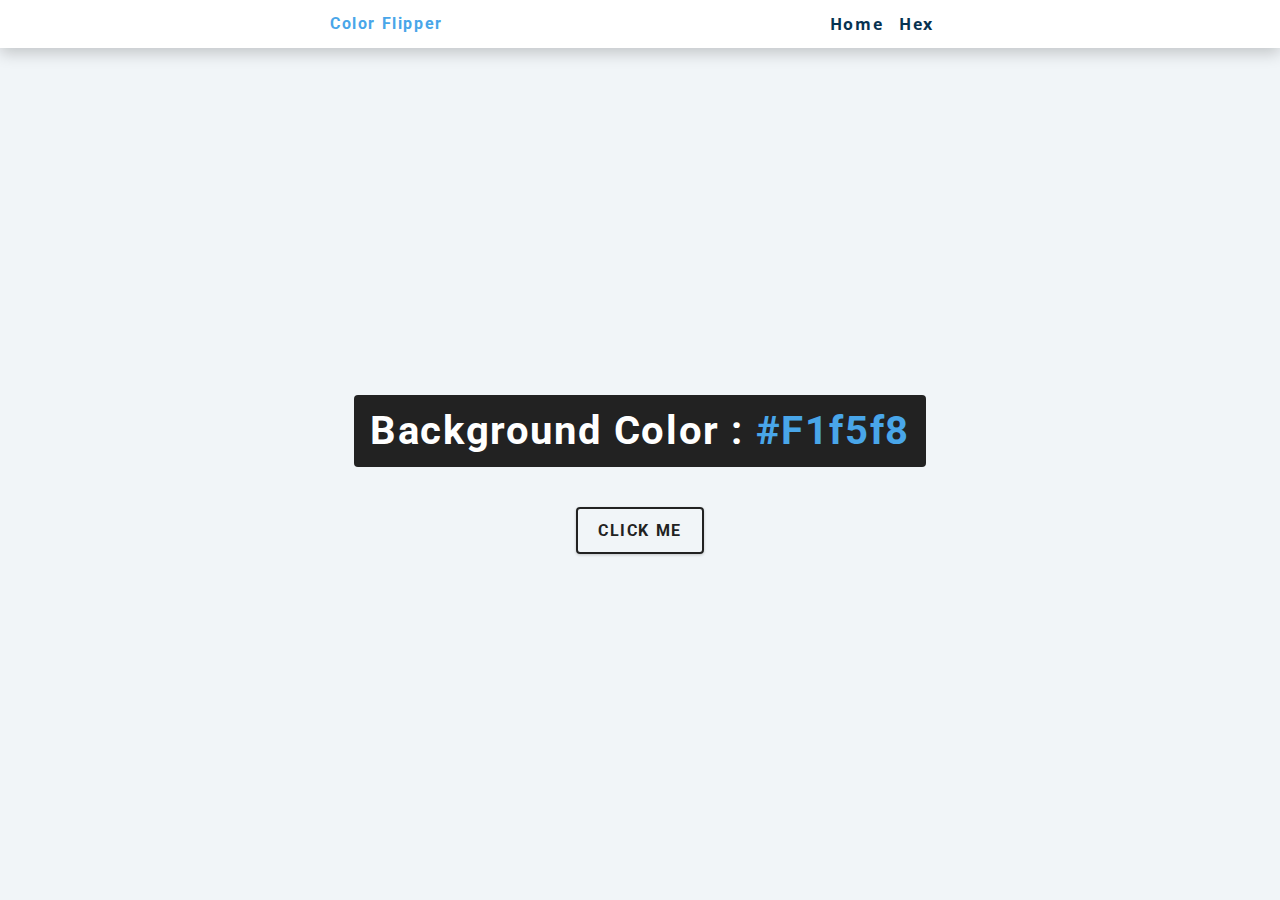
<file: 1-Color-Flipper/index.html>
<!DOCTYPE html>
<html lang="en">
  <head>
    <meta charset="UTF-8" />
    <meta name="viewport" content="width=device-width, initial-scale=1.0" />
    <title>Color Flipper || Simple</title>

    <!-- styles -->
    <link rel="stylesheet" href="styles.css" />
  </head>
  <body>
    <nav>
      <div class="nav-center">
        <h4>Color Flipper</h4>
        <ul class="nav-links">
          <li>
            <a href="index.html">Home</a>
          </li>
          <li>
            <a href="hex.html">Hex</a>
          </li>
        </ul>
      </div>
    </nav>
    <main>
      <div class="container">
        <h2>
          background color : 
          <span class="color">#f1f5f8</span>
        </h2>
        <button class="btn btn-hero" id="btn">Click me</button>
      </div>
    </main>
    <!-- javascript -->
    <script src="app.js"></script>
  </body>
</html>
</file>
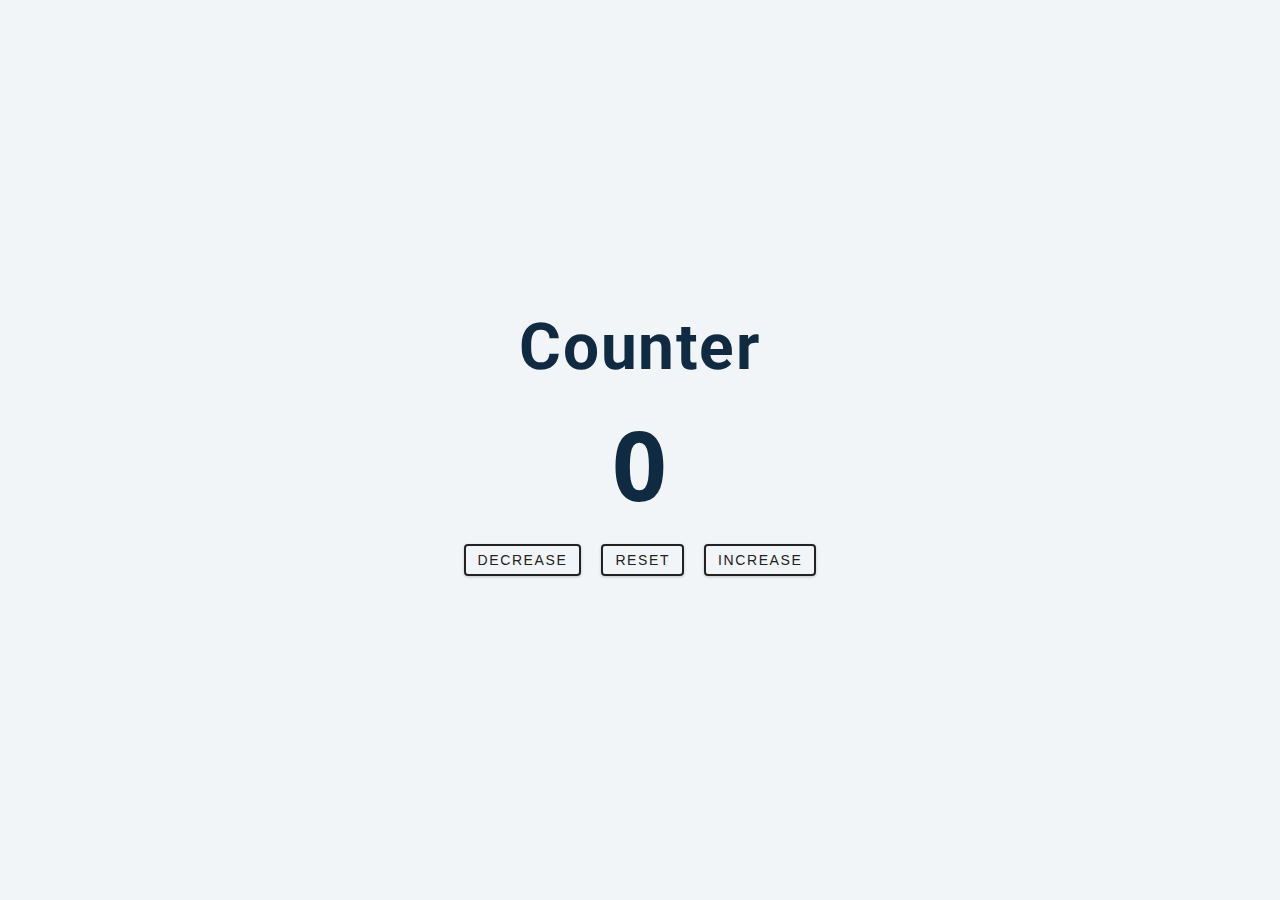
<file: 2-Counter/index.html>
<!DOCTYPE html>
<html lang="en">
  <head>
    <meta charset="UTF-8" />
    <meta name="viewport" content="width=device-width, initial-scale=1.0" />
    <title>Counter</title>
    <!-- styles -->
    <link rel="stylesheet" href="styles.css" />
  </head>
  <body>
    <main>
      <div class="container">
        <h1>Counter</h1>
        <span id="value">0</span>
        <div class="btn-container">
          <button class="btn decrease">decrease</button>
          <button class="btn reset">reset</button>
          <button class="btn increase">increase</button>
        </div>
      </div>
    </main>
    <!-- javascript -->
    <script src="app.js"></script>
  </body>
</html>
</file>
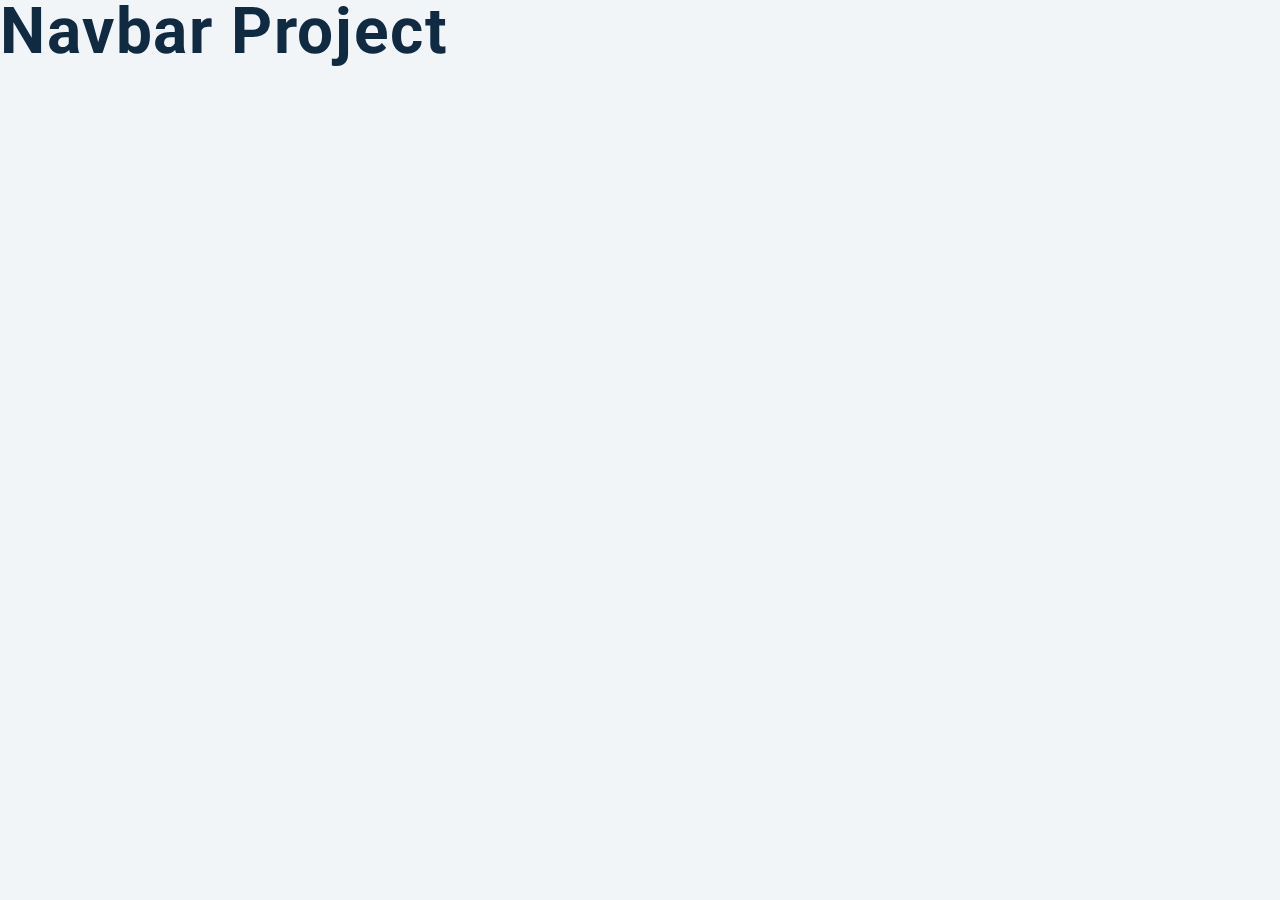
<file: 4-Navbar/index.html>
<!DOCTYPE html>
<html lang="en">
  <head>
    <meta charset="UTF-8" />
    <meta name="viewport" content="width=device-width, initial-scale=1.0" />
    <title>Navbar</title>
    <!-- font-awesome -->
    <link
      rel="stylesheet"
      href="https://cdnjs.cloudflare.com/ajax/libs/font-awesome/5.14.0/css/all.min.css"
    />

    <!-- styles -->
    <link rel="stylesheet" href="styles.css" />
  </head>
  <body>
    <h1>navbar project</h1>
    <!-- javascript -->
    <script src="app.js"></script>
  </body>
</html>
</file>
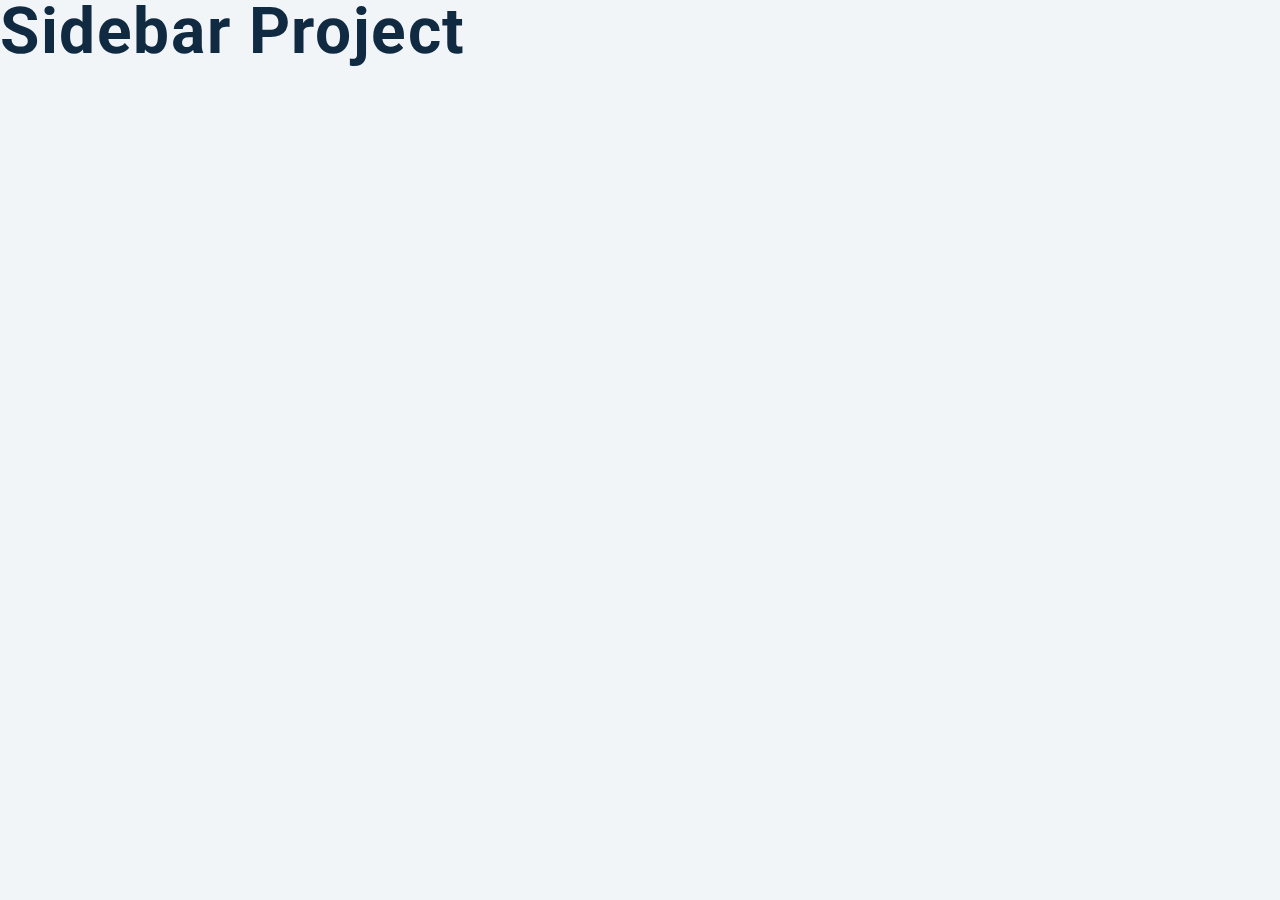
<file: 5-Sidebar/index.html>
<!DOCTYPE html>
<html lang="en">
  <head>
    <meta charset="UTF-8" />
    <meta name="viewport" content="width=device-width, initial-scale=1.0" />
    <title>Sidebar</title>
    <!-- font-awesome -->
    <link
      rel="stylesheet"
      href="https://cdnjs.cloudflare.com/ajax/libs/font-awesome/5.14.0/css/all.min.css"
    />

    <!-- styles -->
    <link rel="stylesheet" href="styles.css" />
  </head>
  <body>
    <h1>sidebar project</h1>
    <!-- javascript -->
    <script src="app.js"></script>
  </body>
</html>
</file>
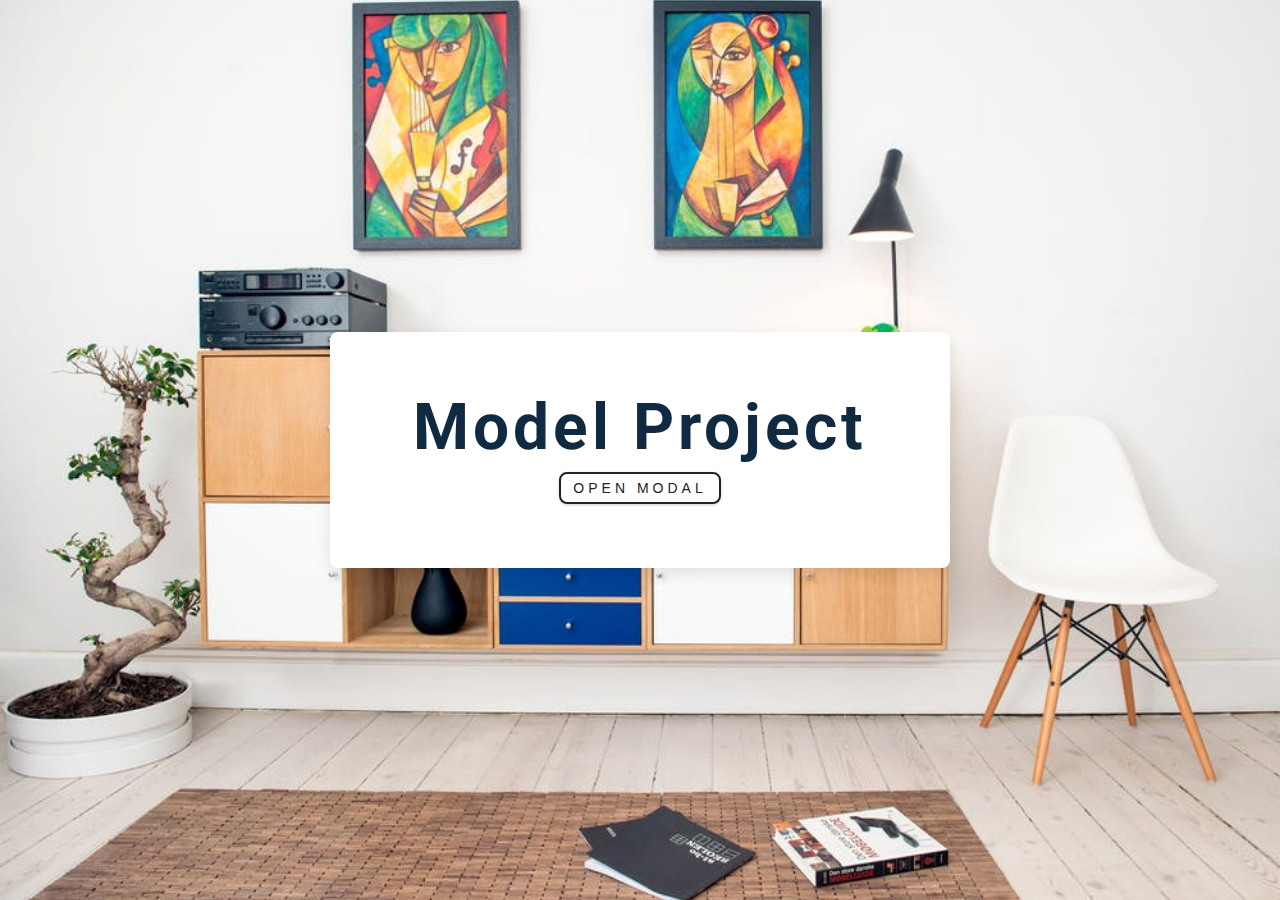
<file: 6-Modal/index.html>
<!DOCTYPE html>
<html lang="en">
  <head>
    <meta charset="UTF-8" />
    <meta name="viewport" content="width=device-width, initial-scale=1.0" />
    <title>Modal</title>
    <!-- font-awesome -->
    <link
      rel="stylesheet"
      href="https://cdnjs.cloudflare.com/ajax/libs/font-awesome/5.14.0/css/all.min.css"
    />
    <!-- styles -->
    <link rel="stylesheet" href="styles.css" />
  </head>
  <body>
    <!-- hero setup backgrounnd image -->
    <header class="hero">
      <!-- front white banner -->
      <div class="banner">
        <h1>model project</h1>
        <button class="btn model-btn">
          open modal
        </button>
      </div>
    </header>
    <!-- end of hero -->
    <!-- modal -->
    <div class="modal-overlay">
      <div class="modal-container">
        <h3>model contents</h3>
        <button class="close-btn">
          <i class="fas fa-times"></i>
        </button>
      </div>
    </div>
    <!-- javascript -->
    <script src="app.js"></script>
  </body>
</html>
</file>
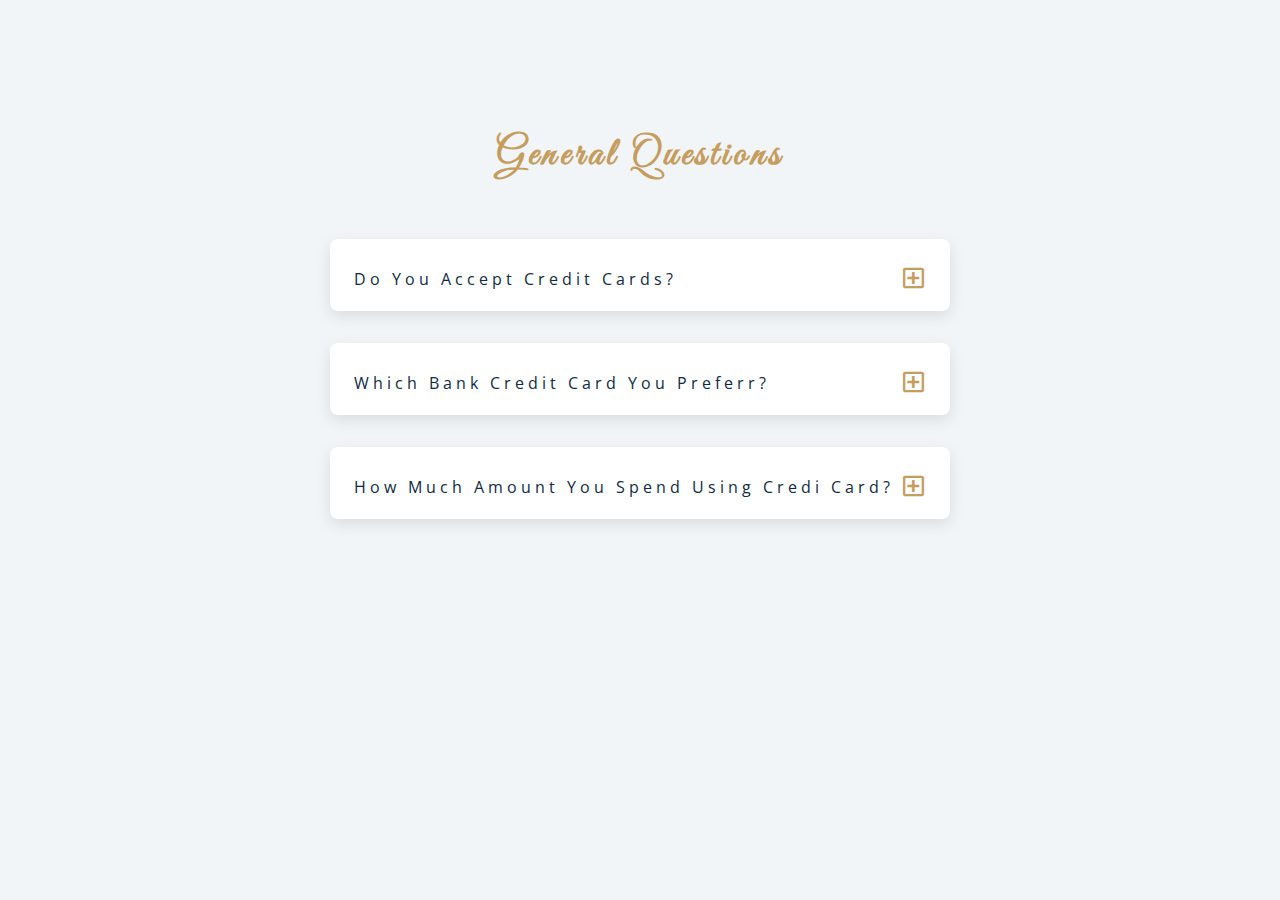
<file: 7-Questions/index.html>
<!DOCTYPE html>
<html lang="en">
  <head>
    <meta charset="UTF-8" />
    <meta name="viewport" content="width=device-width, initial-scale=1.0" />
    <title>Q & A</title>
    <!-- font-awesome -->
    <link
      rel="stylesheet"
      href="https://cdnjs.cloudflare.com/ajax/libs/font-awesome/5.14.0/css/all.min.css"
    />
    <!-- extra fonts -->
    <link
      href="https://fonts.googleapis.com/css?family=Great+Vibes&display=swap"
      rel="stylesheet"
    />
    <!-- styles -->
    <link rel="stylesheet" href="styles.css" />
  </head>
  <body>
    <section class="questions">
      <!-- title -->
      <div class="title">
        <h2>general questions</h2>
      </div>
      <!-- questions -->
      <div class="section-center">
        <!-- single question -->
        <article class="question">
          <!-- question title -->
          <div class="question-title">
            <p>do you accept credit cards?</p>
            <button class="question-btn">
              <span class="plus-icon">
                <i class="far fa-plus-square"></i>
              </span>
              <span class="minus-icon">
                <i class="far fa-minus-square"></i>
              </span>
            </button>
          </div>
          <!-- question text -->
          <div class="question-text">
            <p>
              Lorem ipsum, dolor sit amet consectetur adipisicing elit. Mollitia modi possimus architecto. Ratione a soluta doloribus corporis alias illo velit.
            </p>
          </div>
        </article>
        <!-- end single question -->
        <!-- single question -->
        <article class="question">
          <!-- question title -->
          <div class="question-title">
            <p>Which bank credit card you preferr?</p>
            <button class="question-btn">
              <span class="plus-icon">
                <i class="far fa-plus-square"></i>
              </span>
              <span class="minus-icon">
                <i class="far fa-minus-square"></i>
              </span>
            </button>
          </div>
          <!-- question text -->
          <div class="question-text">
            <p>
              Lorem ipsum, dolor sit amet consectetur adipisicing elit. Mollitia modi possimus architecto. Ratione a soluta doloribus corporis alias illo velit.
            </p>
          </div>
        </article>
        <!-- end single question -->
        <!-- single question -->
        <article class="question">
          <!-- question title -->
          <div class="question-title">
            <p>How much amount you spend using credi card?</p>
            <button class="question-btn">
              <span class="plus-icon">
                <i class="far fa-plus-square"></i>
              </span>
              <span class="minus-icon">
                <i class="far fa-minus-square"></i>
              </span>
            </button>
          </div>
          <!-- question text -->
          <div class="question-text">
            <p>
              Lorem ipsum, dolor sit amet consectetur adipisicing elit. Mollitia modi possimus architecto. Ratione a soluta doloribus corporis alias illo velit.
            </p>
          </div>
        </article>
        <!-- end single question -->
      </div>
    </section>
    <!-- javascript -->
    <script src="app.js"></script>
  </body>
</html>
</file>
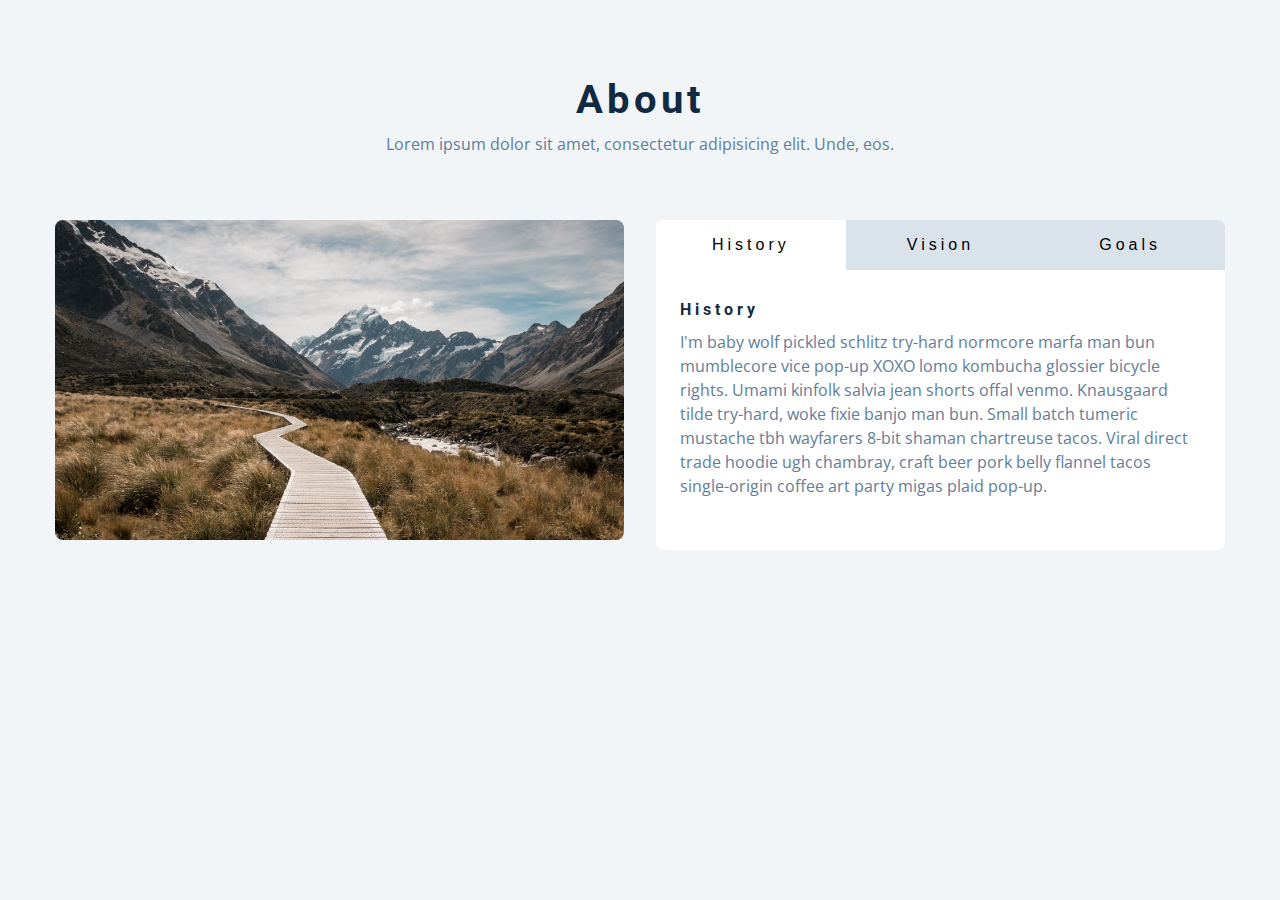
<file: 8-Tabs/index.html>
<!DOCTYPE html>
<html lang="en">
  <head>
    <meta charset="UTF-8" />
    <meta name="viewport" content="width=device-width, initial-scale=1.0" />
    <title>Tabs</title>

    <!-- styles -->
    <link rel="stylesheet" href="styles.css" />
  </head>
  <body>
    <section class="section">
      <div class="title">
        <h2>about</h2>
        <p>Lorem ipsum dolor sit amet, consectetur adipisicing elit. Unde, eos.</p>
      </div>
      <div class="about-center section-center">
        <!-- image row -->
        <article class="about-img">
          <img src="./hero-bcg.jpeg"  alt="about-picture">
        </article>
        <!-- data rows -->
        <article class="about">
          <!-- btn container -->
          <div class="btn-container">
            <button class="tab-btn active" data-id="history">history
            </button>
            <button class="tab-btn" data-id="vision">vision
            </button>
            <button class="tab-btn" data-id="goals">goals
            </button>
          </div>
          <article class="about-content">
            <!-- single item -->
            <div class="content active" id="history">
              <h4>history</h4>
              <p>
                I'm baby wolf pickled schlitz try-hard normcore marfa man bun mumblecore vice
                pop-up XOXO lomo kombucha glossier bicycle rights. Umami kinfolk salvia jean
                shorts offal venmo. Knausgaard tilde try-hard, woke fixie banjo man bun. Small
                batch tumeric mustache tbh wayfarers 8-bit shaman chartreuse tacos. Viral
                direct trade hoodie ugh chambray, craft beer pork belly flannel tacos
                single-origin coffee art party migas plaid pop-up.
              </p>
            </div>
            <!-- end of single item -->
            <!-- single item -->
            <div class="content" id="vision">
              <h4>vision</h4>
              <p>
                Man bun PBR&B keytar copper mug prism, hell of helvetica. Synth crucifix offal
                deep v hella biodiesel. Church-key listicle polaroid put a bird on it
                chillwave palo santo enamel pin, tattooed meggings franzen la croix cray.
                Retro yr aesthetic four loko tbh helvetica air plant, neutra palo santo tofu
                mumblecore. Hoodie bushwick pour-over jean shorts chartreuse shabby chic. Roof
                party hammock master cleanse pop-up truffaut, bicycle rights skateboard
                affogato readymade sustainable deep v live-edge schlitz narwhal.
              </p>
              <ul>
                <li>list item</li>
                <li>list item</li>
                <li>list item</li>
              </ul>
            </div>
            <!-- end of single item -->
            <!-- single item -->
            <div class="content" id="goals">
              <h4>goals</h4>
              <p>
                Chambray authentic truffaut, kickstarter brunch taxidermy vape heirloom four
                dollar toast raclette shoreditch church-key. Poutine etsy tote bag, cred
                fingerstache leggings cornhole everyday carry blog gastropub. Brunch biodiesel
                sartorial mlkshk swag, mixtape hashtag marfa readymade direct trade man braid
                cold-pressed roof party. Small batch adaptogen coloring book heirloom.
                Letterpress food truck hammock literally hell of wolf beard adaptogen everyday
                carry. Dreamcatcher pitchfork yuccie, banh mi salvia venmo photo booth quinoa
                chicharrones.
              </p>
            </div>
            <!-- end of single item -->
          </article>
        </article>
      </div>
    </section>
    <!-- javascript -->
    <script src="app.js"></script>
  </body>
</html>
</file>
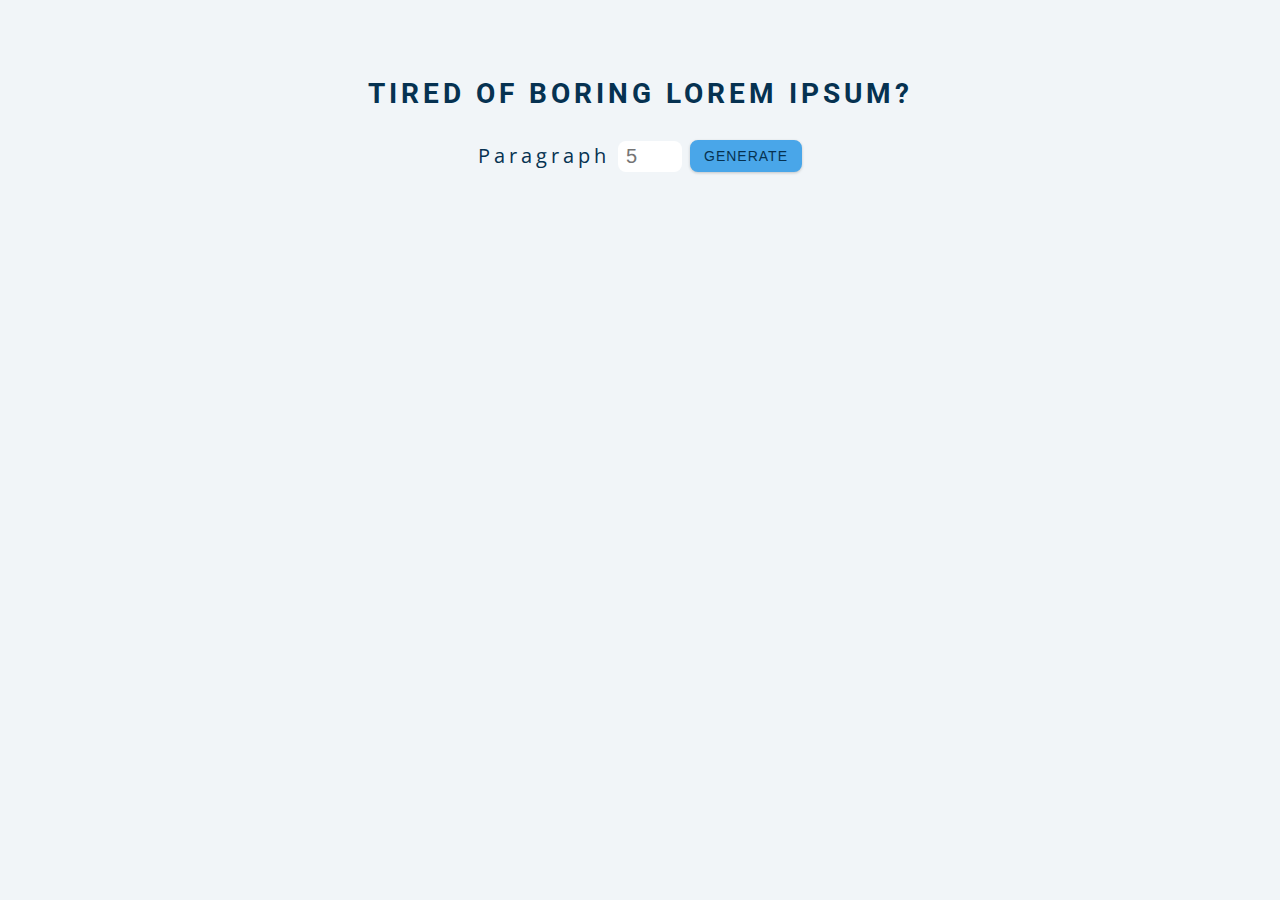
<file: 9-Lorem-ipsum/index.html>
<!DOCTYPE html>
<html lang="en">
  <head>
    <meta charset="UTF-8" />
    <meta name="viewport" content="width=device-width, initial-scale=1.0" />
    <title>Lorem Ipsum</title>

    <!-- styles -->
    <link rel="stylesheet" href="styles.css" />
  </head>
  <body>
    <section class="section-center">
      <h3>tired of boring lorem ipsum?</h3>
      <form class="lorem-form">
        <label for="amount">paragraph</label>
        <input type="number" name="amount" id="amount" placeholder="5"/>
        <button class="btn" type="submit">generate
        </button>
      </form>
      <article class="lorem-text"></article>
    </section>
    <!-- javascript -->
    <script src="app.js"></script>
  </body>
</html>
</file>
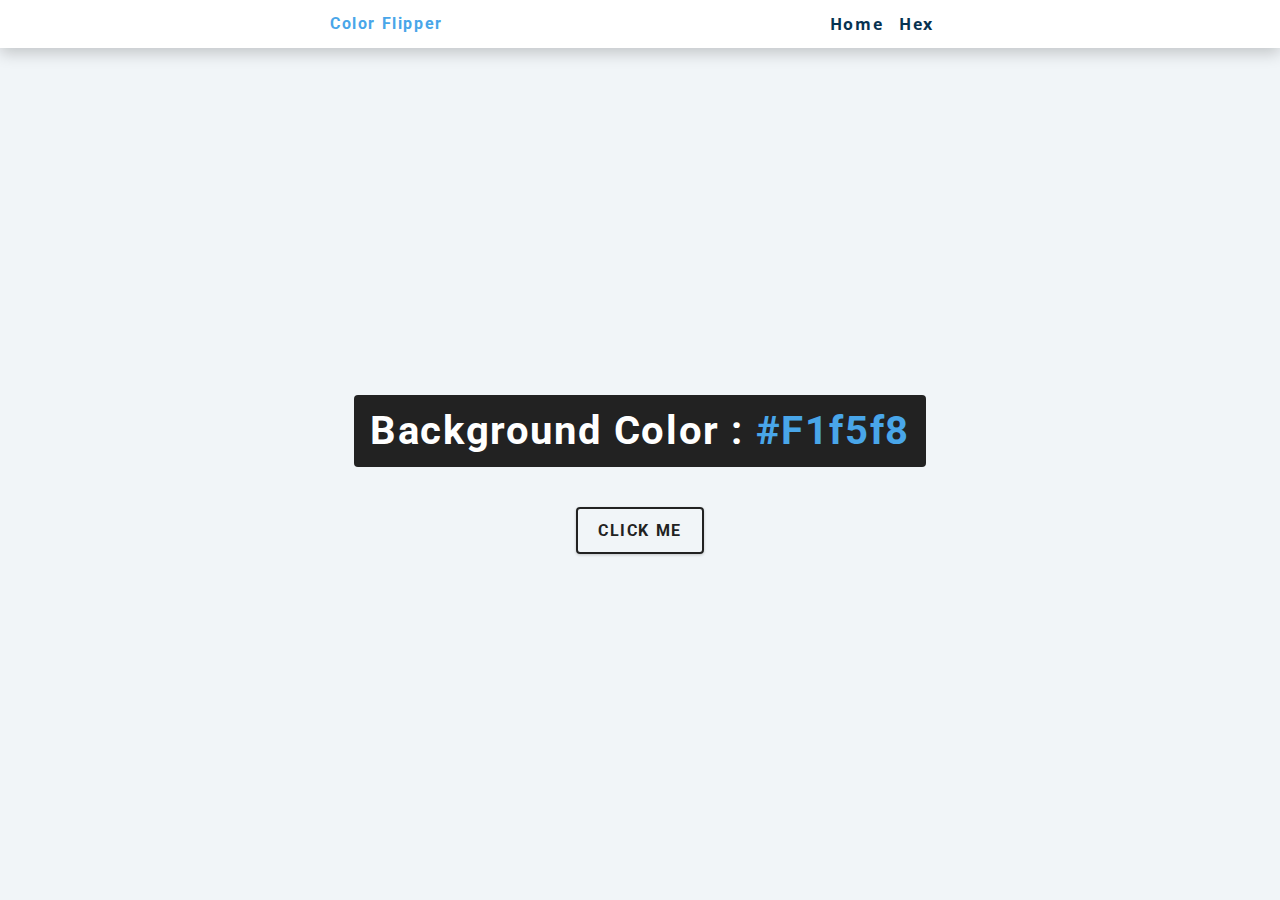
<file: 1-Color-Flipper/hex.html>
<!DOCTYPE html>
<html lang="en">
  <head>
    <meta charset="UTF-8" />
    <meta name="viewport" content="width=device-width, initial-scale=1.0" />
    <title>
      Color Flipper || Simple
    </title>

    <!-- styles -->
    <link rel="stylesheet" href="styles.css" />
  </head>

  <body>
    <nav>
      <div class="nav-center">
        <h4>color flipper</h4>
        <ul class="nav-links">
          <li><a href="index.html">Home</a></li>
          <li><a href="hex.html">hex</a></li>
        </ul>
      </div>
    </nav>
    <main>
      <div class="container">
        <h2>background color : <span class="color">#f1f5f8</span></h2>
        <button class="btn btn-hero" id="btn">click me</button>
      </div>
    </main>
    <!-- javascript -->
    <script src="hex.js"></script>
  </body>
</html>
</file>
<file: 1-Color-Flipper/styles.css>
/*
=============== 
Fonts
===============
*/
@import url("https://fonts.googleapis.com/css?family=Open+Sans|Roboto:400,700&display=swap");

/*
=============== 
Variables
===============
*/

:root {
  /* dark shades of primary color*/
  --clr-primary-1: hsl(205, 86%, 17%);
  --clr-primary-2: hsl(205, 77%, 27%);
  --clr-primary-3: hsl(205, 72%, 37%);
  --clr-primary-4: hsl(205, 63%, 48%);
  /* primary/main color */
  --clr-primary-5: hsl(205, 78%, 60%);
  /* lighter shades of primary color */
  --clr-primary-6: hsl(205, 89%, 70%);
  --clr-primary-7: hsl(205, 90%, 76%);
  --clr-primary-8: hsl(205, 86%, 81%);
  --clr-primary-9: hsl(205, 90%, 88%);
  --clr-primary-10: hsl(205, 100%, 96%);
  /* darkest grey - used for headings */
  --clr-grey-1: hsl(209, 61%, 16%);
  --clr-grey-2: hsl(211, 39%, 23%);
  --clr-grey-3: hsl(209, 34%, 30%);
  --clr-grey-4: hsl(209, 28%, 39%);
  /* grey used for paragraphs */
  --clr-grey-5: hsl(210, 22%, 49%);
  --clr-grey-6: hsl(209, 23%, 60%);
  --clr-grey-7: hsl(211, 27%, 70%);
  --clr-grey-8: hsl(210, 31%, 80%);
  --clr-grey-9: hsl(212, 33%, 89%);
  --clr-grey-10: hsl(210, 36%, 96%);
  --clr-white: #fff;
  --clr-red-dark: hsl(360, 67%, 44%);
  --clr-red-light: hsl(360, 71%, 66%);
  --clr-green-dark: hsl(125, 67%, 44%);
  --clr-green-light: hsl(125, 71%, 66%);
  --clr-black: #222;
  --ff-primary: "Roboto", sans-serif;
  --ff-secondary: "Open Sans", sans-serif;
  --transition: all 0.3s linear;
  --spacing: 0.1rem;
  --radius: 0.25rem;
  --light-shadow: 0 5px 15px rgba(0, 0, 0, 0.1);
  --dark-shadow: 0 5px 15px rgba(0, 0, 0, 0.2);
  --max-width: 1170px;
  --fixed-width: 620px;
}
/*
=============== 
Global Styles
===============
*/

*,
::after,
::before {
  margin: 0;
  padding: 0;
  box-sizing: border-box;
}
body {
  font-family: var(--ff-secondary);
  background: var(--clr-grey-10);
  color: var(--clr-grey-1);
  line-height: 1.5;
  font-size: 0.875rem;
}
ul {
  list-style-type: none;
}
a {
  text-decoration: none;
}
h1,
h2,
h3,
h4 {
  letter-spacing: var(--spacing);
  text-transform: capitalize;
  line-height: 1.25;
  margin-bottom: 0.75rem;
  font-family: var(--ff-primary);
}
h1 {
  font-size: 3rem;
}
h2 {
  font-size: 2rem;
}
h3 {
  font-size: 1.25rem;
}
h4 {
  font-size: 0.875rem;
}
p {
  margin-bottom: 1.25rem;
  color: var(--clr-grey-5);
}
@media screen and (min-width: 800px) {
  h1 {
    font-size: 4rem;
  }
  h2 {
    font-size: 2.5rem;
  }
  h3 {
    font-size: 1.75rem;
  }
  h4 {
    font-size: 1rem;
  }
  body {
    font-size: 1rem;
  }
  h1,
  h2,
  h3,
  h4 {
    line-height: 1;
  }
}
/*  global classes */

/* section */
.section {
  padding: 5rem 0;
}

.section-center {
  width: 90vw;
  margin: 0 auto;
  max-width: 1170px;
}
@media screen and (min-width: 992px) {
  .section-center {
    width: 95vw;
  }
}
main {
  min-height: 100vh;
  display: grid;
  place-items: center;
}

/*
=============== 
Nav
===============
*/
nav {
  background: var(--clr-white);
  height: 3rem;
  display: grid;
  align-items: center;
  box-shadow: var(--dark-shadow);
}
.nav-center {
  width: 90vw;
  max-width: var(--fixed-width);
  margin: 0 auto;
  display: flex;
  align-items: center;
  justify-content: space-between;
}
.nav-center h4 {
  margin-bottom: 0;
  color: var(--clr-primary-5);
}
.nav-links {
  display: flex;
}
nav a {
  text-transform: capitalize;
  font-weight: 700;
  font-size: 1rem;
  color: var(--clr-primary-1);
  letter-spacing: var(--spacing);
  margin-right: 1rem;
}
nav a:hover {
  color: var(--clr-primary-5);
}
/*
=============== 
Container
===============
*/
main {
  min-height: calc(100vh - 3rem);
  display: grid;
  place-items: center;
}
.container {
  text-align: center;
}
.container h2 {
  background: var(--clr-black);
  color: var(--clr-white);
  padding: 1rem;
  border-radius: var(--radius);
  margin-bottom: 2.5rem;
}
.color {
  color: var(--clr-primary-5);
}
.btn-hero {
  font-family: var(--ff-primary);
  text-transform: uppercase;
  background: transparent;
  color: var(--clr-black);
  letter-spacing: var(--spacing);
  display: inline-block;
  font-weight: 700;
  transition: var(--transition);
  border: 2px solid var(--clr-black);
  cursor: pointer;
  box-shadow: 0 1px 3px rgba(0, 0, 0, 0.2);
  border-radius: var(--radius);
  font-size: 1rem;
  padding: 0.75rem 1.25rem;
}
.btn-hero:hover {
  color: var(--clr-white);
  background: var(--clr-black);
}
</file>
<file: 2-Counter/styles.css>
/*
=============== 
Fonts
===============
*/
@import url("https://fonts.googleapis.com/css?family=Open+Sans|Roboto:400,700&display=swap");

/*
=============== 
Variables
===============
*/

:root {
  /* dark shades of primary color*/
  --clr-primary-1: hsl(205, 86%, 17%);
  --clr-primary-2: hsl(205, 77%, 27%);
  --clr-primary-3: hsl(205, 72%, 37%);
  --clr-primary-4: hsl(205, 63%, 48%);
  /* primary/main color */
  --clr-primary-5: hsl(205, 78%, 60%);
  /* lighter shades of primary color */
  --clr-primary-6: hsl(205, 89%, 70%);
  --clr-primary-7: hsl(205, 90%, 76%);
  --clr-primary-8: hsl(205, 86%, 81%);
  --clr-primary-9: hsl(205, 90%, 88%);
  --clr-primary-10: hsl(205, 100%, 96%);
  /* darkest grey - used for headings */
  --clr-grey-1: hsl(209, 61%, 16%);
  --clr-grey-2: hsl(211, 39%, 23%);
  --clr-grey-3: hsl(209, 34%, 30%);
  --clr-grey-4: hsl(209, 28%, 39%);
  /* grey used for paragraphs */
  --clr-grey-5: hsl(210, 22%, 49%);
  --clr-grey-6: hsl(209, 23%, 60%);
  --clr-grey-7: hsl(211, 27%, 70%);
  --clr-grey-8: hsl(210, 31%, 80%);
  --clr-grey-9: hsl(212, 33%, 89%);
  --clr-grey-10: hsl(210, 36%, 96%);
  --clr-white: #fff;
  --clr-red-dark: hsl(360, 67%, 44%);
  --clr-red-light: hsl(360, 71%, 66%);
  --clr-green-dark: hsl(125, 67%, 44%);
  --clr-green-light: hsl(125, 71%, 66%);
  --clr-black: #222;
  --ff-primary: "Roboto", sans-serif;
  --ff-secondary: "Open Sans", sans-serif;
  --transition: all 0.3s linear;
  --spacing: 0.1rem;
  --radius: 0.25rem;
  --light-shadow: 0 5px 15px rgba(0, 0, 0, 0.1);
  --dark-shadow: 0 5px 15px rgba(0, 0, 0, 0.2);
  --max-width: 1170px;
  --fixed-width: 620px;
}
/*
=============== 
Global Styles
===============
*/

*,
::after,
::before {
  margin: 0;
  padding: 0;
  box-sizing: border-box;
}
body {
  font-family: var(--ff-secondary);
  background: var(--clr-grey-10);
  color: var(--clr-grey-1);
  line-height: 1.5;
  font-size: 0.875rem;
}
ul {
  list-style-type: none;
}
a {
  text-decoration: none;
}
h1,
h2,
h3,
h4 {
  letter-spacing: var(--spacing);
  text-transform: capitalize;
  line-height: 1.25;
  margin-bottom: 0.75rem;
  font-family: var(--ff-primary);
}
h1 {
  font-size: 3rem;
}
h2 {
  font-size: 2rem;
}
h3 {
  font-size: 1.25rem;
}
h4 {
  font-size: 0.875rem;
}
p {
  margin-bottom: 1.25rem;
  color: var(--clr-grey-5);
}
@media screen and (min-width: 800px) {
  h1 {
    font-size: 4rem;
  }
  h2 {
    font-size: 2.5rem;
  }
  h3 {
    font-size: 1.75rem;
  }
  h4 {
    font-size: 1rem;
  }
  body {
    font-size: 1rem;
  }
  h1,
  h2,
  h3,
  h4 {
    line-height: 1;
  }
}
/*  global classes */

/* section */
.section {
  padding: 5rem 0;
}

.section-center {
  width: 90vw;
  margin: 0 auto;
  max-width: 1170px;
}
@media screen and (min-width: 992px) {
  .section-center {
    width: 95vw;
  }
}
main {
  min-height: 100vh;
  display: grid;
  place-items: center;
}

/*
=============== 
Counter
===============
*/

main {
  min-height: 100vh;
  display: grid;
  place-items: center;
}
.container {
  text-align: center;
}
#value {
  font-size: 6rem;
  font-weight: bold;
}
.btn {
  text-transform: uppercase;
  background: transparent;
  color: var(--clr-black);
  padding: 0.375rem 0.75rem;
  letter-spacing: var(--spacing);
  display: inline-block;
  transition: var(--transition);
  font-size: 0.875rem;
  border: 2px solid var(--clr-black);
  cursor: pointer;
  box-shadow: 0 1px 3px rgba(0, 0, 0, 0.2);
  border-radius: var(--radius);
  margin: 0.5rem;
}
.btn:hover {
  color: var(--clr-white);
  background: var(--clr-black);
}
</file>
<file: 4-Navbar/styles.css>
/*
=============== 
Fonts
===============
*/
@import url('https://fonts.googleapis.com/css?family=Open+Sans|Roboto:400,700&display=swap');

/*
=============== 
Variables
===============
*/

:root {
  /* dark shades of primary color*/
  --clr-primary-1: hsl(205, 86%, 17%);
  --clr-primary-2: hsl(205, 77%, 27%);
  --clr-primary-3: hsl(205, 72%, 37%);
  --clr-primary-4: hsl(205, 63%, 48%);
  /* primary/main color */
  --clr-primary-5: hsl(205, 78%, 60%);
  /* lighter shades of primary color */
  --clr-primary-6: hsl(205, 89%, 70%);
  --clr-primary-7: hsl(205, 90%, 76%);
  --clr-primary-8: hsl(205, 86%, 81%);
  --clr-primary-9: hsl(205, 90%, 88%);
  --clr-primary-10: hsl(205, 100%, 96%);
  /* darkest grey - used for headings */
  --clr-grey-1: hsl(209, 61%, 16%);
  --clr-grey-2: hsl(211, 39%, 23%);
  --clr-grey-3: hsl(209, 34%, 30%);
  --clr-grey-4: hsl(209, 28%, 39%);
  /* grey used for paragraphs */
  --clr-grey-5: hsl(210, 22%, 49%);
  --clr-grey-6: hsl(209, 23%, 60%);
  --clr-grey-7: hsl(211, 27%, 70%);
  --clr-grey-8: hsl(210, 31%, 80%);
  --clr-grey-9: hsl(212, 33%, 89%);
  --clr-grey-10: hsl(210, 36%, 96%);
  --clr-white: #fff;
  --clr-red-dark: hsl(360, 67%, 44%);
  --clr-red-light: hsl(360, 71%, 66%);
  --clr-green-dark: hsl(125, 67%, 44%);
  --clr-green-light: hsl(125, 71%, 66%);
  --clr-black: #222;
  --ff-primary: 'Roboto', sans-serif;
  --ff-secondary: 'Open Sans', sans-serif;
  --transition: all 0.3s linear;
  --spacing: 0.1rem;
  --radius: 0.25rem;
  --light-shadow: 0 5px 15px rgba(0, 0, 0, 0.1);
  --dark-shadow: 0 5px 15px rgba(0, 0, 0, 0.2);
  --max-width: 1170px;
  --fixed-width: 620px;
}
/*
=============== 
Global Styles
===============
*/

*,
::after,
::before {
  margin: 0;
  padding: 0;
  box-sizing: border-box;
}
body {
  font-family: var(--ff-secondary);
  background: var(--clr-grey-10);
  color: var(--clr-grey-1);
  line-height: 1.5;
  font-size: 0.875rem;
}
ul {
  list-style-type: none;
}
a {
  text-decoration: none;
}
h1,
h2,
h3,
h4 {
  letter-spacing: var(--spacing);
  text-transform: capitalize;
  line-height: 1.25;
  margin-bottom: 0.75rem;
  font-family: var(--ff-primary);
}
h1 {
  font-size: 3rem;
}
h2 {
  font-size: 2rem;
}
h3 {
  font-size: 1.25rem;
}
h4 {
  font-size: 0.875rem;
}
p {
  margin-bottom: 1.25rem;
  color: var(--clr-grey-5);
}
@media screen and (min-width: 800px) {
  h1 {
    font-size: 4rem;
  }
  h2 {
    font-size: 2.5rem;
  }
  h3 {
    font-size: 1.75rem;
  }
  h4 {
    font-size: 1rem;
  }
  body {
    font-size: 1rem;
  }
  h1,
  h2,
  h3,
  h4 {
    line-height: 1;
  }
}
/*  global classes */

/* section */
.section {
  padding: 5rem 0;
}

.section-center {
  width: 90vw;
  margin: 0 auto;
  max-width: 1170px;
}
@media screen and (min-width: 992px) {
  .section-center {
    width: 95vw;
  }
}
main {
  min-height: 100vh;
  display: grid;
  place-items: center;
}

/*
=============== 
Navbar
===============
*/
nav {
  background: var(--clr-white);
  box-shadow: var(--light-shadow);
}
.nav-header {
  display: flex;
  align-items: center;
  justify-content: space-between;
  padding: 1rem;
}
.nav-toggle {
  font-size: 1.5rem;
  color: var(--clr-primary-5);
  background: transparent;
  border-color: transparent;
  transition: var(--transition);
  cursor: pointer;
}
.nav-toggle:hover {
  color: var(--clr-primary-1);
  transform: rotate(90deg);
}
.logo {
  height: 40px;
}
.links a {
  color: var(--clr-grey-3);
  font-size: 1rem;
  text-transform: capitalize;
  letter-spacing: var(--spacing);
  display: block;
  padding: 0.5rem 1rem;
  transition: var(--transition);
}
.links a:hover {
  background: var(--clr-primary-8);
  color: var(--clr-primary-5);
  padding-left: 1.5rem;
}
.social-icons {
  display: none;
}
.links {
  height: 0;
  overflow: hidden;
  transition: var(--transition);
}
/*
TOGGLE CLASS 
links height is 160px so it is equal to 10rem. 
*/
.show-links {
  height: 10rem;
}
@media screen and (min-width: 800px) {
  .nav-center {
    max-width: 1170px;
    margin: 0 auto;
    display: flex;
    align-items: center;
    justify-content: space-between;
    padding: 1rem;
  }
  .nav-header {
    padding: 0;
  }
  .nav-toggle {
    display: none;
  }
  .links {
    height: auto;
    display: flex;
  }
  .links a {
    padding: 0;
    margin: 0 0.5rem;
  }
  .links a:hover {
    padding: 0;
    background: transparent;
  }
  .social-icons {
    display: flex;
  }
  .social-icons a {
    margin: 0 0.5rem;
    color: var(--clr-primary-5);
    transition: var(--transition);
  }
  .social-icons a:hover {
    color: var(--clr-primary-7);
  }
}
</file>
<file: 5-Sidebar/styles.css>
/*
=============== 
Fonts
===============
*/
@import url('https://fonts.googleapis.com/css?family=Open+Sans|Roboto:400,700&display=swap');

/*
=============== 
Variables
===============
*/

:root {
  /* dark shades of primary color*/
  --clr-primary-1: hsl(205, 86%, 17%);
  --clr-primary-2: hsl(205, 77%, 27%);
  --clr-primary-3: hsl(205, 72%, 37%);
  --clr-primary-4: hsl(205, 63%, 48%);
  /* primary/main color */
  --clr-primary-5: hsl(205, 78%, 60%);
  /* lighter shades of primary color */
  --clr-primary-6: hsl(205, 89%, 70%);
  --clr-primary-7: hsl(205, 90%, 76%);
  --clr-primary-8: hsl(205, 86%, 81%);
  --clr-primary-9: hsl(205, 90%, 88%);
  --clr-primary-10: hsl(205, 100%, 96%);
  /* darkest grey - used for headings */
  --clr-grey-1: hsl(209, 61%, 16%);
  --clr-grey-2: hsl(211, 39%, 23%);
  --clr-grey-3: hsl(209, 34%, 30%);
  --clr-grey-4: hsl(209, 28%, 39%);
  /* grey used for paragraphs */
  --clr-grey-5: hsl(210, 22%, 49%);
  --clr-grey-6: hsl(209, 23%, 60%);
  --clr-grey-7: hsl(211, 27%, 70%);
  --clr-grey-8: hsl(210, 31%, 80%);
  --clr-grey-9: hsl(212, 33%, 89%);
  --clr-grey-10: hsl(210, 36%, 96%);
  --clr-white: #fff;
  --clr-red-dark: hsl(360, 67%, 44%);
  --clr-red-light: hsl(360, 71%, 66%);
  --clr-green-dark: hsl(125, 67%, 44%);
  --clr-green-light: hsl(125, 71%, 66%);
  --clr-black: #222;
  --ff-primary: 'Roboto', sans-serif;
  --ff-secondary: 'Open Sans', sans-serif;
  --transition: all 0.3s linear;
  --spacing: 0.1rem;
  --radius: 0.25rem;
  --light-shadow: 0 5px 15px rgba(0, 0, 0, 0.1);
  --dark-shadow: 0 5px 15px rgba(0, 0, 0, 0.2);
  --max-width: 1170px;
  --fixed-width: 620px;
}
/*
=============== 
Global Styles
===============
*/

*,
::after,
::before {
  margin: 0;
  padding: 0;
  box-sizing: border-box;
}
body {
  font-family: var(--ff-secondary);
  background: var(--clr-grey-10);
  color: var(--clr-grey-1);
  line-height: 1.5;
  font-size: 0.875rem;
}
ul {
  list-style-type: none;
}
a {
  text-decoration: none;
}
h1,
h2,
h3,
h4 {
  letter-spacing: var(--spacing);
  text-transform: capitalize;
  line-height: 1.25;
  margin-bottom: 0.75rem;
  font-family: var(--ff-primary);
}
h1 {
  font-size: 3rem;
}
h2 {
  font-size: 2rem;
}
h3 {
  font-size: 1.25rem;
}
h4 {
  font-size: 0.875rem;
}
p {
  margin-bottom: 1.25rem;
  color: var(--clr-grey-5);
}
@media screen and (min-width: 800px) {
  h1 {
    font-size: 4rem;
  }
  h2 {
    font-size: 2.5rem;
  }
  h3 {
    font-size: 1.75rem;
  }
  h4 {
    font-size: 1rem;
  }
  body {
    font-size: 1rem;
  }
  h1,
  h2,
  h3,
  h4 {
    line-height: 1;
  }
}
/*  global classes */

/* section */
.section {
  padding: 5rem 0;
}

.section-center {
  width: 90vw;
  margin: 0 auto;
  max-width: 1170px;
}
@media screen and (min-width: 992px) {
  .section-center {
    width: 95vw;
  }
}
main {
  min-height: 100vh;
  display: grid;
  place-items: center;
}

/*
=============== 
Sidebar
===============
*/
.sidebar-toggle {
  position: fixed;
  top: 2rem;
  right: 3rem;
  font-size: 2rem;
  background: transparent;
  border-color: transparent;
  color: var(--clr-primary-5);
  transition: var(--transition);
  cursor: pointer;
  animation: bounce 2s ease-in-out infinite;
}
.sidebar-toggle:hover {
  color: var(--clr-primary-7);
}
@keyframes bounce {
  0% {
    transform: scale(1);
  }
  50% {
    transform: scale(1.5);
  }
  100% {
    transform: scale(1);
  }
}

.sidebar-header {
  display: flex;
  justify-content: space-between;
  align-items: center;
  padding: 1rem 1.5rem;
}
.close-btn {
  font-size: 1.75rem;
  background: transparent;
  border-color: transparent;
  color: var(--clr-primary-5);
  transition: var(--transition);
  cursor: pointer;
  color: var(--clr-red-dark);
}
.close-btn:hover {
  color: var(--clr-red-light);
  transform: rotate(360deg);
}
.logo {
  justify-self: center;
  height: 40px;
}

.links a {
  display: block;
  font-size: 1.5rem;
  text-transform: capitalize;
  padding: 1rem 1.5rem;
  color: var(--clr-grey-5);
  transition: var(--transition);
}
.links a:hover {
  background: var(--clr-primary-8);
  color: var(--clr-primary-5);
  padding-left: 1.75rem;
}
.social-icons {
  justify-self: center;
  display: flex;
  padding-bottom: 2rem;
}
.social-icons a {
  font-size: 1.5rem;
  margin: 0 0.5rem;
  color: var(--clr-primary-5);
  transition: var(--transition);
}
.social-icons a:hover {
  color: var(--clr-primary-1);
}

/*
when width is smaller then sidebar consume all the 
screen size.
transform: translate(-100%); : hide the sidebar by 
default. it reduce the width of sidebar to -100% 
i.e. remove from screen to the left side.
*/
.sidebar {
  position: fixed;
  top: 0;
  left: 0;
  width: 100%;
  height: 100%;
  background: var(--clr-white);
  display: grid;
  grid-template-rows: auto 1fr auto;
  row-gap: 1rem;
  box-shadow: var(--clr-red-dark);
  transition: var(--transition);
  transform: translate(-100%);
}
/*
class to show the sidebar.
*/
.show-sidebar {
  transform: translate(0);
}
/*
When screen size >= 676px then width of sidebar will be changed to 400px.
*/
@media screen and (min-width: 676px) {
  .sidebar {
    width: 400px;
  }
}
</file>
<file: 6-Modal/styles.css>
/*
=============== 
Fonts
===============
*/
@import url("https://fonts.googleapis.com/css?family=Open+Sans|Roboto:400,700&display=swap");

/*
=============== 
Variables
===============
*/

:root {
  /* dark shades of primary color*/
  --clr-primary-1: hsl(205, 86%, 17%);
  --clr-primary-2: hsl(205, 77%, 27%);
  --clr-primary-3: hsl(205, 72%, 37%);
  --clr-primary-4: hsl(205, 63%, 48%);
  /* primary/main color */
  --clr-primary-5: #49a6e9;
  /* --clr-primary-5: rgb(73, 166, 233); */
  /* lighter shades of primary color */
  --clr-primary-6: hsl(205, 89%, 70%);
  --clr-primary-7: hsl(205, 90%, 76%);
  --clr-primary-8: hsl(205, 86%, 81%);
  --clr-primary-9: hsl(205, 90%, 88%);
  --clr-primary-10: hsl(205, 100%, 96%);
  /* darkest grey - used for headings */
  --clr-grey-1: hsl(209, 61%, 16%);
  --clr-grey-2: hsl(211, 39%, 23%);
  --clr-grey-3: hsl(209, 34%, 30%);
  --clr-grey-4: hsl(209, 28%, 39%);
  /* grey used for paragraphs */
  --clr-grey-5: hsl(210, 22%, 49%);
  --clr-grey-6: hsl(209, 23%, 60%);
  --clr-grey-7: hsl(211, 27%, 70%);
  --clr-grey-8: hsl(210, 31%, 80%);
  --clr-grey-9: hsl(212, 33%, 89%);
  --clr-grey-10: hsl(210, 36%, 96%);
  --clr-white: #fff;
  --clr-red-dark: hsl(360, 67%, 44%);
  --clr-red-light: hsl(360, 71%, 66%);
  --clr-green-dark: hsl(125, 67%, 44%);
  --clr-green-light: hsl(125, 71%, 66%);
  --clr-black: #222;
  --ff-primary: "Roboto", sans-serif;
  --ff-secondary: "Open Sans", sans-serif;
  --transition: all 0.3s linear;
  --spacing: 0.25rem;
  --radius: 0.5rem;
  --light-shadow: 0 5px 15px rgba(0, 0, 0, 0.1);
  --dark-shadow: 0 5px 15px rgba(0, 0, 0, 0.2);
  --max-width: 1170px;
  --fixed-width: 620px;
}
/*
=============== 
Global Styles
===============
*/

*,
::after,
::before {
  margin: 0;
  padding: 0;
  box-sizing: border-box;
}
body {
  font-family: var(--ff-secondary);
  background: var(--clr-grey-10);
  color: var(--clr-grey-1);
  line-height: 1.5;
  font-size: 0.875rem;
}
ul {
  list-style-type: none;
}
a {
  text-decoration: none;
}
img:not(.logo) {
  width: 100%;
}
img {
  display: block;
}

h1,
h2,
h3,
h4 {
  letter-spacing: var(--spacing);
  text-transform: capitalize;
  line-height: 1.25;
  margin-bottom: 0.75rem;
  font-family: var(--ff-primary);
}
h1 {
  font-size: 3rem;
}
h2 {
  font-size: 2rem;
}
h3 {
  font-size: 1.25rem;
}
h4 {
  font-size: 0.875rem;
}
p {
  margin-bottom: 1.25rem;
  color: var(--clr-grey-5);
}
@media screen and (min-width: 800px) {
  h1 {
    font-size: 4rem;
  }
  h2 {
    font-size: 2.5rem;
  }
  h3 {
    font-size: 1.75rem;
  }
  h4 {
    font-size: 1rem;
  }
  body {
    font-size: 1rem;
  }
  h1,
  h2,
  h3,
  h4 {
    line-height: 1;
  }
}
/*  global classes */

.btn {
  text-transform: uppercase;
  background: transparent;
  color: var(--clr-black);
  padding: 0.375rem 0.75rem;
  letter-spacing: var(--spacing);
  display: inline-block;
  transition: var(--transition);
  font-size: 0.875rem;
  border: 2px solid var(--clr-black);
  cursor: pointer;
  box-shadow: 0 1px 3px rgba(0, 0, 0, 0.2);
  border-radius: var(--radius);
}
.btn:hover {
  color: var(--clr-white);
  background: var(--clr-black);
}
/* section */
.section {
  padding: 5rem 0;
}

.section-center {
  width: 90vw;
  margin: 0 auto;
  max-width: 1170px;
}
@media screen and (min-width: 992px) {
  .section-center {
    width: 95vw;
  }
}
main {
  min-height: 100vh;
  display: grid;
  place-items: center;
}
/*
=============== 
Modal
===============
*/
.hero {
  min-height: 100vh;
  background: url("./hero.jpeg") center/cover no-repeat;
  display: grid;
  place-items: center;
}
.banner {
  background: var(--clr-white);
  padding: 4rem 0;
  border-radius: var(--radius);
  box-shadow: var(--light-shadow);
  text-align: center;
  width: 90vw;
  max-width: var(--fixed-width);
}
.modal-btn {
  margin-top: 2rem;
  background: var(--clr-primary-5);
  border-color: var(--clr-primary-5);
  color: var(--clr-white);
}
.modal-btn:hover {
  background: transparent;
  color: var(--clr-primary-5);
}
.modal-overlay {
  position: fixed;
  top: 0;
  left: 0;
  width: 100%;
  height: 100%;
  background: rgba(73, 166, 233, 0.5);
  display: grid;
  place-items: center;
  transition: var(--transition);
  /*
  initially disabled the model visibility.
  */
  visibility: hidden;
  z-index: -10;
}
/* OPEN/CLOSE MODAL */
.open-modal {
  visibility: visible;
  z-index: 10;
}
.modal-container {
  background: var(--clr-white);
  border-radius: var(--radius);
  width: 90vw;
  height: 30vh;
  max-width: var(--fixed-width);
  text-align: center;
  display: grid;
  place-items: center;
  position: relative;
}
.close-btn {
  position: absolute;
  top: 1rem;
  right: 1rem;
  font-size: 2rem;
  background: transparent;
  border-color: transparent;
  color: var(--clr-red-dark);
  cursor: pointer;
  transition: var(--transition);
}
.close-btn:hover {
  color: var(--clr-red-light);
  transform: scale(1.3);
}
</file>
<file: 7-Questions/styles.css>
/*
=============== 
Fonts
===============
*/
@import url("https://fonts.googleapis.com/css?family=Open+Sans|Roboto:400,700&display=swap");

/*
=============== 
Variables
===============
*/

:root {
  /* dark shades of primary color*/
  --clr-primary-1: hsl(205, 86%, 17%);
  --clr-primary-2: hsl(205, 77%, 27%);
  --clr-primary-3: hsl(205, 72%, 37%);
  --clr-primary-4: hsl(205, 63%, 48%);
  /* primary/main color */
  --clr-primary-5: #49a6e9;
  /* lighter shades of primary color */
  --clr-primary-6: hsl(205, 89%, 70%);
  --clr-primary-7: hsl(205, 90%, 76%);
  --clr-primary-8: hsl(205, 86%, 81%);
  --clr-primary-9: hsl(205, 90%, 88%);
  --clr-primary-10: hsl(205, 100%, 96%);
  /* darkest grey - used for headings */
  --clr-grey-1: hsl(209, 61%, 16%);
  --clr-grey-2: hsl(211, 39%, 23%);
  --clr-grey-3: hsl(209, 34%, 30%);
  --clr-grey-4: hsl(209, 28%, 39%);
  /* grey used for paragraphs */
  --clr-grey-5: hsl(210, 22%, 49%);
  --clr-grey-6: hsl(209, 23%, 60%);
  --clr-grey-7: hsl(211, 27%, 70%);
  --clr-grey-8: hsl(210, 31%, 80%);
  --clr-grey-9: hsl(212, 33%, 89%);
  --clr-grey-10: hsl(210, 36%, 96%);
  --clr-white: #fff;
  --clr-red-dark: hsl(360, 67%, 44%);
  --clr-red-light: hsl(360, 71%, 66%);
  --clr-green-dark: hsl(125, 67%, 44%);
  --clr-green-light: hsl(125, 71%, 66%);
  --clr-gold: #c59d5f;
  --clr-black: #222;
  --ff-primary: "Roboto", sans-serif;
  --ff-secondary: "Open Sans", sans-serif;
  --transition: all 0.3s linear;
  --spacing: 0.25rem;
  --radius: 0.5rem;
  --light-shadow: 0 5px 15px rgba(0, 0, 0, 0.1);
  --dark-shadow: 0 5px 15px rgba(0, 0, 0, 0.2);
  --max-width: 1170px;
  --fixed-width: 620px;
}
/*
=============== 
Global Styles
===============
*/

*,
::after,
::before {
  margin: 0;
  padding: 0;
  box-sizing: border-box;
}
body {
  font-family: var(--ff-secondary);
  background: var(--clr-grey-10);
  color: var(--clr-grey-1);
  line-height: 1.5;
  font-size: 0.875rem;
}
ul {
  list-style-type: none;
}
a {
  text-decoration: none;
}
img:not(.logo) {
  width: 100%;
}
img {
  display: block;
}

h1,
h2,
h3,
h4 {
  letter-spacing: var(--spacing);
  text-transform: capitalize;
  line-height: 1.25;
  margin-bottom: 0.75rem;
  font-family: var(--ff-primary);
}
h1 {
  font-size: 3rem;
}
h2 {
  font-size: 2rem;
}
h3 {
  font-size: 1.25rem;
}
h4 {
  font-size: 0.875rem;
}
p {
  margin-bottom: 1.25rem;
  color: var(--clr-grey-5);
}
@media screen and (min-width: 800px) {
  h1 {
    font-size: 4rem;
  }
  h2 {
    font-size: 2.5rem;
  }
  h3 {
    font-size: 1.75rem;
  }
  h4 {
    font-size: 1rem;
  }
  body {
    font-size: 1rem;
  }
  h1,
  h2,
  h3,
  h4 {
    line-height: 1;
  }
}
/*  global classes */

.btn {
  text-transform: uppercase;
  background: transparent;
  color: var(--clr-black);
  padding: 0.375rem 0.75rem;
  letter-spacing: var(--spacing);
  display: inline-block;
  transition: var(--transition);
  font-size: 0.875rem;
  border: 2px solid var(--clr-black);
  cursor: pointer;
  box-shadow: 0 1px 3px rgba(0, 0, 0, 0.2);
  border-radius: var(--radius);
}
.btn:hover {
  color: var(--clr-white);
  background: var(--clr-black);
}
/* section */
.section {
  padding: 5rem 0;
}

.section-center {
  width: 90vw;
  margin: 0 auto;
  max-width: 1170px;
}
@media screen and (min-width: 992px) {
  .section-center {
    width: 95vw;
  }
}
main {
  min-height: 100vh;
  display: grid;
  place-items: center;
}
/*
=============== 
Questions
===============
*/
.title {
  margin-top: 15vh;
  margin-bottom: 4rem;
}
.title h2 {
  color: var(--clr-gold);
  font-family: "Great Vibes", cursive;
  text-align: center;
}
.section-center {
  max-width: var(--fixed-width);
}
.question {
  background: var(--clr-white);
  border-radius: var(--radius);
  box-shadow: var(--light-shadow);
  padding: 1.5rem 1.5rem 0 1.5rem;
  margin-bottom: 2rem;
}
.question-title {
  display: flex;
  justify-content: space-between;
  align-items: center;
  text-transform: capitalize;
  padding-bottom: 1rem;
}
.question-title p {
  margin-bottom: 0;
  letter-spacing: var(--spacing);
  color: var(--clr-grey-1);
}
.question-btn {
  font-size: 1.5rem;
  background: transparent;
  border-color: transparent;
  cursor: pointer;
  color: var(--clr-gold);
  transition: var(--transition);
}
.question-btn:hover {
  transform: rotate(90deg);
}
.question-text {
  padding: 1rem 0 1.5rem 0;
  border-top: 1px solid rgba(0, 0, 0, 0.2);
}
.question-text p {
  margin-bottom: 0;
}

/*
initially just show the question and plus button.
once user click on plus button, show answer and replace 
the plus button with minus button.
*/
/* hide text */
.question-text {
  display: none;
}
.show-text .question-text {
  display: block;
}
.minus-icon {
  display: none;
}
.show-text .minus-icon {
  display: inline;
}
.show-text .plus-icon {
  display: none;
}
</file>
<file: 8-Tabs/styles.css>
/*
=============== 
Fonts
===============
*/
@import url("https://fonts.googleapis.com/css?family=Open+Sans|Roboto:400,700&display=swap");

/*
=============== 
Variables
===============
*/

:root {
  /* dark shades of primary color*/
  --clr-primary-1: hsl(205, 86%, 17%);
  --clr-primary-2: hsl(205, 77%, 27%);
  --clr-primary-3: hsl(205, 72%, 37%);
  --clr-primary-4: hsl(205, 63%, 48%);
  /* primary/main color */
  --clr-primary-5: #49a6e9;
  /* lighter shades of primary color */
  --clr-primary-6: hsl(205, 89%, 70%);
  --clr-primary-7: hsl(205, 90%, 76%);
  --clr-primary-8: hsl(205, 86%, 81%);
  --clr-primary-9: hsl(205, 90%, 88%);
  --clr-primary-10: hsl(205, 100%, 96%);
  /* darkest grey - used for headings */
  --clr-grey-1: hsl(209, 61%, 16%);
  --clr-grey-2: hsl(211, 39%, 23%);
  --clr-grey-3: hsl(209, 34%, 30%);
  --clr-grey-4: hsl(209, 28%, 39%);
  /* grey used for paragraphs */
  --clr-grey-5: hsl(210, 22%, 49%);
  --clr-grey-6: hsl(209, 23%, 60%);
  --clr-grey-7: hsl(211, 27%, 70%);
  --clr-grey-8: hsl(210, 31%, 80%);
  --clr-grey-9: hsl(212, 33%, 89%);
  --clr-grey-10: hsl(210, 36%, 96%);
  --clr-white: #fff;
  --clr-red-dark: hsl(360, 67%, 44%);
  --clr-red-light: hsl(360, 71%, 66%);
  --clr-green-dark: hsl(125, 67%, 44%);
  --clr-green-light: hsl(125, 71%, 66%);
  --clr-black: #222;
  --ff-primary: "Roboto", sans-serif;
  --ff-secondary: "Open Sans", sans-serif;
  --transition: all 0.3s linear;
  --spacing: 0.25rem;
  --radius: 0.5rem;
  --light-shadow: 0 5px 15px rgba(0, 0, 0, 0.1);
  --dark-shadow: 0 5px 15px rgba(0, 0, 0, 0.2);
  --max-width: 1170px;
  --fixed-width: 620px;
}
/*
=============== 
Global Styles
===============
*/

*,
::after,
::before {
  margin: 0;
  padding: 0;
  box-sizing: border-box;
}
body {
  font-family: var(--ff-secondary);
  background: var(--clr-grey-10);
  color: var(--clr-grey-1);
  line-height: 1.5;
  font-size: 0.875rem;
}
ul {
  list-style-type: none;
}
a {
  text-decoration: none;
}
img:not(.logo) {
  width: 100%;
}
img {
  display: block;
}

h1,
h2,
h3,
h4 {
  letter-spacing: var(--spacing);
  text-transform: capitalize;
  line-height: 1.25;
  margin-bottom: 0.75rem;
  font-family: var(--ff-primary);
}
h1 {
  font-size: 3rem;
}
h2 {
  font-size: 2rem;
}
h3 {
  font-size: 1.25rem;
}
h4 {
  font-size: 0.875rem;
}
p {
  margin-bottom: 1.25rem;
  color: var(--clr-grey-5);
}
@media screen and (min-width: 800px) {
  h1 {
    font-size: 4rem;
  }
  h2 {
    font-size: 2.5rem;
  }
  h3 {
    font-size: 1.75rem;
  }
  h4 {
    font-size: 1rem;
  }
  body {
    font-size: 1rem;
  }
  h1,
  h2,
  h3,
  h4 {
    line-height: 1;
  }
}
/*  global classes */

.btn {
  text-transform: uppercase;
  background: transparent;
  color: var(--clr-black);
  padding: 0.375rem 0.75rem;
  letter-spacing: var(--spacing);
  display: inline-block;
  transition: var(--transition);
  font-size: 0.875rem;
  border: 2px solid var(--clr-black);
  cursor: pointer;
  box-shadow: 0 1px 3px rgba(0, 0, 0, 0.2);
  border-radius: var(--radius);
}
.btn:hover {
  color: var(--clr-white);
  background: var(--clr-black);
}
/* section */
.section {
  padding: 5rem 0;
}

.section-center {
  width: 90vw;
  margin: 0 auto;
  max-width: 1170px;
}
@media screen and (min-width: 992px) {
  .section-center {
    width: 95vw;
  }
}
main {
  min-height: 100vh;
  display: grid;
  place-items: center;
}
/*
=============== 
About
===============
*/
.title {
  text-align: center;
  margin-bottom: 4rem;
}
.title p {
  width: 80%;
  margin: 0 auto;
}

.about-img {
  margin-bottom: 2rem;
}
.about-img img {
  border-radius: var(--radius);
  object-fit: cover;
  height: 20rem;
}
@media screen and (min-width: 992px) {
  .about-img {
    margin-bottom: 0;
  }

  .about-center {
    display: grid;
    grid-template-columns: 1fr 1fr;
    column-gap: 2rem;
  }
}
.about {
  background: var(--clr-white);
  border-radius: var(--radius);
  display: grid;
  grid-template-rows: auto 1fr;
}
.btn-container {
  border-top-left-radius: var(--radius);
  border-top-right-radius: var(--radius);
  display: grid;
  grid-template-columns: 1fr 1fr 1fr;
}
.tab-btn:nth-child(1) {
  border-top-left-radius: var(--radius);
}
.tab-btn:nth-child(3) {
  border-top-right-radius: var(--radius);
}
.tab-btn {
  padding: 1rem 0;
  border: none;
  text-transform: capitalize;
  font-size: 1rem;
  display: block;
  background: var(--clr-grey-9);
  cursor: pointer;
  transition: var(--transition);
  letter-spacing: var(--spacing);
}
.tab-btn:hover:not(.active) {
  background: var(--clr-primary-10);
  color: var(--clr-primary-5);
}
.about-content {
  border-bottom-left-radius: var(--radius);
  border-bottom-right-radius: var(--radius);
  padding: 2rem 1.5rem;
}
/* hide content */
.content {
  display: none;
}
.tab-btn.active {
  background: var(--clr-white);
}
/* display contents */
.content.active {
  display: block;
}
</file>
<file: 9-Lorem-ipsum/styles.css>
/*
=============== 
Fonts
===============
*/
@import url("https://fonts.googleapis.com/css?family=Open+Sans|Roboto:400,700&display=swap");

/*
=============== 
Variables
===============
*/

:root {
  /* dark shades of primary color*/
  --clr-primary-1: hsl(205, 86%, 17%);
  --clr-primary-2: hsl(205, 77%, 27%);
  --clr-primary-3: hsl(205, 72%, 37%);
  --clr-primary-4: hsl(205, 63%, 48%);
  /* primary/main color */
  --clr-primary-5: #49a6e9;
  /* lighter shades of primary color */
  --clr-primary-6: hsl(205, 89%, 70%);
  --clr-primary-7: hsl(205, 90%, 76%);
  --clr-primary-8: hsl(205, 86%, 81%);
  --clr-primary-9: hsl(205, 90%, 88%);
  --clr-primary-10: hsl(205, 100%, 96%);
  /* darkest grey - used for headings */
  --clr-grey-1: hsl(209, 61%, 16%);
  --clr-grey-2: hsl(211, 39%, 23%);
  --clr-grey-3: hsl(209, 34%, 30%);
  --clr-grey-4: hsl(209, 28%, 39%);
  /* grey used for paragraphs */
  --clr-grey-5: hsl(210, 22%, 49%);
  --clr-grey-6: hsl(209, 23%, 60%);
  --clr-grey-7: hsl(211, 27%, 70%);
  --clr-grey-8: hsl(210, 31%, 80%);
  --clr-grey-9: hsl(212, 33%, 89%);
  --clr-grey-10: hsl(210, 36%, 96%);
  --clr-white: #fff;
  --clr-red-dark: hsl(360, 67%, 44%);
  --clr-red-light: hsl(360, 71%, 66%);
  --clr-green-dark: hsl(125, 67%, 44%);
  --clr-green-light: hsl(125, 71%, 66%);
  --clr-black: #222;
  --ff-primary: "Roboto", sans-serif;
  --ff-secondary: "Open Sans", sans-serif;
  --transition: all 0.3s linear;
  --spacing: 0.25rem;
  --radius: 0.5rem;
  --light-shadow: 0 5px 15px rgba(0, 0, 0, 0.1);
  --dark-shadow: 0 5px 15px rgba(0, 0, 0, 0.2);
  --max-width: 1170px;
  --fixed-width: 620px;
}
/*
=============== 
Global Styles
===============
*/

*,
::after,
::before {
  margin: 0;
  padding: 0;
  box-sizing: border-box;
}
body {
  font-family: var(--ff-secondary);
  background: var(--clr-grey-10);
  color: var(--clr-grey-1);
  line-height: 1.5;
  font-size: 0.875rem;
}
ul {
  list-style-type: none;
}
a {
  text-decoration: none;
}
img:not(.logo) {
  width: 100%;
}
img {
  display: block;
}

h1,
h2,
h3,
h4 {
  letter-spacing: var(--spacing);
  text-transform: capitalize;
  line-height: 1.25;
  margin-bottom: 0.75rem;
  font-family: var(--ff-primary);
}
h1 {
  font-size: 3rem;
}
h2 {
  font-size: 2rem;
}
h3 {
  font-size: 1.25rem;
}
h4 {
  font-size: 0.875rem;
}
p {
  margin-bottom: 1.25rem;
  color: var(--clr-grey-5);
}
@media screen and (min-width: 800px) {
  h1 {
    font-size: 4rem;
  }
  h2 {
    font-size: 2.5rem;
  }
  h3 {
    font-size: 1.75rem;
  }
  h4 {
    font-size: 1rem;
  }
  body {
    font-size: 1rem;
  }
  h1,
  h2,
  h3,
  h4 {
    line-height: 1;
  }
}
/*  global classes */

.btn {
  text-transform: uppercase;
  background: var(--clr-primary-5);
  color: var(--clr-primary-1);
  padding: 0.375rem 0.75rem;
  letter-spacing: 1px;
  display: inline-block;
  transition: var(--transition);
  font-size: 0.875rem;
  border: 2px solid var(--clr-primary-5);
  cursor: pointer;
  box-shadow: 0 1px 3px rgba(0, 0, 0, 0.2);
  border-radius: var(--radius);
}
.btn:hover {
  color: var(--clr-primary-5);
  background: var(--clr-primary-8);
  border-color: var(--clr-primary-8);
}
/* section */
.section {
  padding: 5rem 0;
}

.section-center {
  width: 90vw;
  margin: 0 auto;
  max-width: 40rem;
  margin-top: 5rem;
  text-align: center;
}
@media screen and (min-width: 992px) {
  .section-center {
    width: 95vw;
  }
}
main {
  min-height: 100vh;
  display: grid;
  place-items: center;
}
/*
=============== 
Lorem Ipsum
===============
*/
h3 {
  text-transform: uppercase;
  color: var(--clr-primary-1);
}
.lorem-form {
  text-transform: capitalize;
  letter-spacing: var(--spacing);
  margin-top: 2rem;
  margin-bottom: 4rem;
  display: flex;
  justify-content: center;
  align-items: center;
}
label {
  font-size: 1.25rem;
  color: var(--clr-primary-1);
}
input {
  padding: 0.25rem 0.5rem;

  width: 4rem;
  border-radius: var(--radius);
  border: none;
  margin: 0 0.5rem;
  font-size: 1.25rem;
}
button {
  background: var(--clr-primary-10);
}
.result {
  margin-bottom: 2rem;
}
</file>
